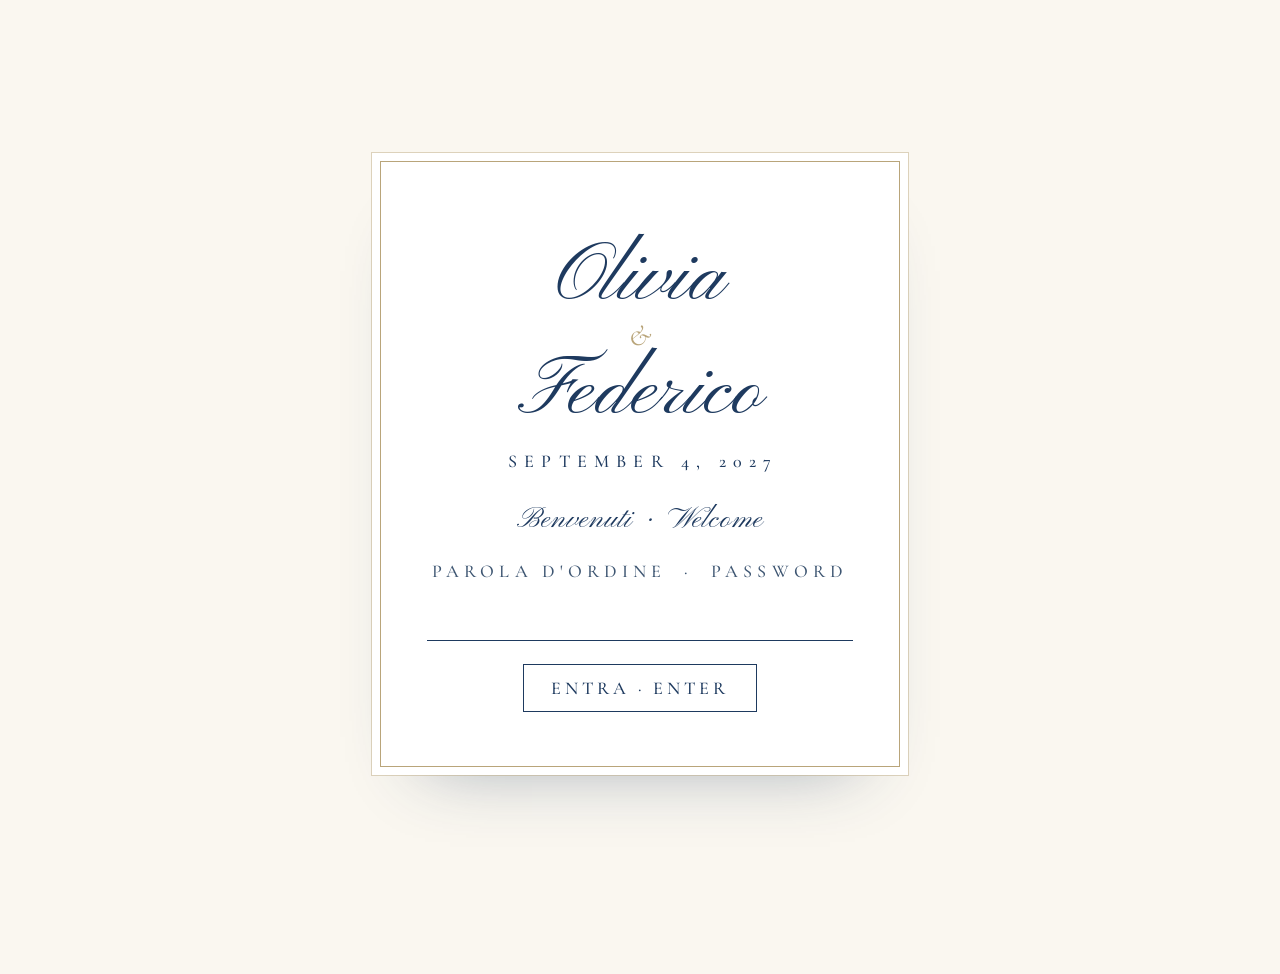
<file: index.html>
<!DOCTYPE html>
<html xmlns="http://www.w3.org/1999/xhtml" lang="en" xml:lang="en"><head>

<meta charset="utf-8">
<meta name="generator" content="quarto-1.6.40">

<meta name="viewport" content="width=device-width, initial-scale=1.0, user-scalable=yes">


<title>Olivia &amp; Federico · September 4, 2027</title>
<style>
code{white-space: pre-wrap;}
span.smallcaps{font-variant: small-caps;}
div.columns{display: flex; gap: min(4vw, 1.5em);}
div.column{flex: auto; overflow-x: auto;}
div.hanging-indent{margin-left: 1.5em; text-indent: -1.5em;}
ul.task-list{list-style: none;}
ul.task-list li input[type="checkbox"] {
  width: 0.8em;
  margin: 0 0.8em 0.2em -1em; /* quarto-specific, see https://github.com/quarto-dev/quarto-cli/issues/4556 */ 
  vertical-align: middle;
}
</style>


<script src="site_libs/quarto-nav/quarto-nav.js"></script>
<link href="./images/plane.svg" rel="icon" type="image/svg+xml">
<script src="site_libs/clipboard/clipboard.min.js"></script>
<script src="site_libs/quarto-html/quarto.js"></script>
<script src="site_libs/quarto-html/popper.min.js"></script>
<script src="site_libs/quarto-html/tippy.umd.min.js"></script>
<link href="site_libs/quarto-html/tippy.css" rel="stylesheet">
<link href="site_libs/quarto-html/quarto-syntax-highlighting-549806ee2085284f45b00abea8c6df48.css" rel="stylesheet" id="quarto-text-highlighting-styles">
<script src="site_libs/bootstrap/bootstrap.min.js"></script>
<link href="site_libs/bootstrap/bootstrap-icons.css" rel="stylesheet">
<link href="site_libs/bootstrap/bootstrap-ee5cda136cd0806964773a102e6d880b.min.css" rel="stylesheet" append-hash="true" id="quarto-bootstrap" data-mode="light">
<link rel="stylesheet" href="assets/classic.css">
<script id="quarto-search-options" type="application/json">{
  "language": {
    "search-no-results-text": "No results",
    "search-matching-documents-text": "matching documents",
    "search-copy-link-title": "Copy link to search",
    "search-hide-matches-text": "Hide additional matches",
    "search-more-match-text": "more match in this document",
    "search-more-matches-text": "more matches in this document",
    "search-clear-button-title": "Clear",
    "search-text-placeholder": "",
    "search-detached-cancel-button-title": "Cancel",
    "search-submit-button-title": "Submit",
    "search-label": "Search"
  }
}</script>
<style>html{ scroll-behavior: smooth; }</style>


</head>

<body class="page-gate">

<div id="quarto-search-results"></div>
<!-- content -->
<div id="quarto-content" class="quarto-container page-columns page-rows-contents page-layout-full">
<!-- sidebar -->
<!-- margin-sidebar -->
    
<!-- main -->
<main class="content column-page" id="quarto-document-content">

<header id="title-block-header" class="quarto-title-block default">
<div class="quarto-title">
<h1 class="title">Olivia &amp; Federico</h1>
</div>



<div class="quarto-title-meta column-page">

    
  
    
  </div>
  


</header>


<div class="gate">
  <div class="gate-card">
    <div class="names-script gate-script" role="img" aria-label="Olivia &amp; Federico"><span>Olivia</span><span class="amp">&amp;</span><span>Federico</span></div>
    <div class="gate-date">SEPTEMBER 4, 2027</div>

    <!-- STEP 1 · password -->
    <section class="step" id="step-pw">
      <p class="gate-lead">Benvenuti &nbsp;·&nbsp; Welcome</p>
      <form id="form-pw" autocomplete="off">
        <label for="pw" class="gate-label">PAROLA D'ORDINE &nbsp;·&nbsp; PASSWORD</label>
        <input id="pw" type="password" class="gate-input" autofocus>
        <p id="pw-err" class="gate-err" hidden>Non è quella giusta… riprovate! &nbsp;·&nbsp; Not quite… try again!</p>
        <button type="submit" class="btn-ink">ENTRA · ENTER</button>
      </form>
    </section>

    <!-- STEP 2 · language -->
    <section class="step" id="step-lang">
      <p class="gate-lead">Scegliete la lingua<br>Choose your language</p>
      <div class="lang-choice">
        <button type="button" data-lang="it"><img src="images/flag-it.svg" alt=""><span>Italiano</span></button>
        <button type="button" data-lang="en"><img src="images/flag-us.svg" alt=""><span>English</span></button>
      </div>
    </section>

    <!-- STEP 3 · who are you -->
    <section class="step" id="step-name">
      <form id="form-name" autocomplete="on">
        <label for="name" class="gate-label" data-t="name"></label>
        <input id="name" type="text" class="gate-input" data-ph="namePh" autocomplete="name">
        <p id="name-err" class="gate-err" hidden data-t="err"></p>
        <button type="submit" class="btn-ink" data-t="next"></button>
      </form>
    </section>

    <!-- STEP 4 · the fun question -->
    <section class="step" id="step-q">
      <p class="gate-hello" id="q-hello"></p>
      <form id="form-q">
        <label for="answer" class="gate-label" data-t="q"></label>
        <p class="gate-question" id="q-text"></p>
        <textarea id="answer" class="gate-input" rows="3" data-ph="ansPh"></textarea>
        <button type="submit" class="btn-ink" data-t="answerBtn"></button>
        <p><a href="#" id="skip" class="gate-skip" data-t="skip"></a></p>
      </form>
      <div id="q-result" hidden>
        <p class="gate-reply" id="q-reply"></p>
        <p class="gate-right" id="q-right" hidden></p>
        <button type="button" class="btn-ink" id="go" data-t="enter"></button>
      </div>
    </section>
  </div>
</div>



</main> <!-- /main -->
<script id="quarto-html-after-body" type="application/javascript">
window.document.addEventListener("DOMContentLoaded", function (event) {
  const toggleBodyColorMode = (bsSheetEl) => {
    const mode = bsSheetEl.getAttribute("data-mode");
    const bodyEl = window.document.querySelector("body");
    if (mode === "dark") {
      bodyEl.classList.add("quarto-dark");
      bodyEl.classList.remove("quarto-light");
    } else {
      bodyEl.classList.add("quarto-light");
      bodyEl.classList.remove("quarto-dark");
    }
  }
  const toggleBodyColorPrimary = () => {
    const bsSheetEl = window.document.querySelector("link#quarto-bootstrap");
    if (bsSheetEl) {
      toggleBodyColorMode(bsSheetEl);
    }
  }
  toggleBodyColorPrimary();  
  const isCodeAnnotation = (el) => {
    for (const clz of el.classList) {
      if (clz.startsWith('code-annotation-')) {                     
        return true;
      }
    }
    return false;
  }
  const onCopySuccess = function(e) {
    // button target
    const button = e.trigger;
    // don't keep focus
    button.blur();
    // flash "checked"
    button.classList.add('code-copy-button-checked');
    var currentTitle = button.getAttribute("title");
    button.setAttribute("title", "Copied!");
    let tooltip;
    if (window.bootstrap) {
      button.setAttribute("data-bs-toggle", "tooltip");
      button.setAttribute("data-bs-placement", "left");
      button.setAttribute("data-bs-title", "Copied!");
      tooltip = new bootstrap.Tooltip(button, 
        { trigger: "manual", 
          customClass: "code-copy-button-tooltip",
          offset: [0, -8]});
      tooltip.show();    
    }
    setTimeout(function() {
      if (tooltip) {
        tooltip.hide();
        button.removeAttribute("data-bs-title");
        button.removeAttribute("data-bs-toggle");
        button.removeAttribute("data-bs-placement");
      }
      button.setAttribute("title", currentTitle);
      button.classList.remove('code-copy-button-checked');
    }, 1000);
    // clear code selection
    e.clearSelection();
  }
  const getTextToCopy = function(trigger) {
      const codeEl = trigger.previousElementSibling.cloneNode(true);
      for (const childEl of codeEl.children) {
        if (isCodeAnnotation(childEl)) {
          childEl.remove();
        }
      }
      return codeEl.innerText;
  }
  const clipboard = new window.ClipboardJS('.code-copy-button:not([data-in-quarto-modal])', {
    text: getTextToCopy
  });
  clipboard.on('success', onCopySuccess);
  if (window.document.getElementById('quarto-embedded-source-code-modal')) {
    const clipboardModal = new window.ClipboardJS('.code-copy-button[data-in-quarto-modal]', {
      text: getTextToCopy,
      container: window.document.getElementById('quarto-embedded-source-code-modal')
    });
    clipboardModal.on('success', onCopySuccess);
  }
    var localhostRegex = new RegExp(/^(?:http|https):\/\/localhost\:?[0-9]*\//);
    var mailtoRegex = new RegExp(/^mailto:/);
      var filterRegex = new RegExp('/' + window.location.host + '/');
    var isInternal = (href) => {
        return filterRegex.test(href) || localhostRegex.test(href) || mailtoRegex.test(href);
    }
    // Inspect non-navigation links and adorn them if external
 	var links = window.document.querySelectorAll('a[href]:not(.nav-link):not(.navbar-brand):not(.toc-action):not(.sidebar-link):not(.sidebar-item-toggle):not(.pagination-link):not(.no-external):not([aria-hidden]):not(.dropdown-item):not(.quarto-navigation-tool):not(.about-link)');
    for (var i=0; i<links.length; i++) {
      const link = links[i];
      if (!isInternal(link.href)) {
        // undo the damage that might have been done by quarto-nav.js in the case of
        // links that we want to consider external
        if (link.dataset.originalHref !== undefined) {
          link.href = link.dataset.originalHref;
        }
      }
    }
  function tippyHover(el, contentFn, onTriggerFn, onUntriggerFn) {
    const config = {
      allowHTML: true,
      maxWidth: 500,
      delay: 100,
      arrow: false,
      appendTo: function(el) {
          return el.parentElement;
      },
      interactive: true,
      interactiveBorder: 10,
      theme: 'quarto',
      placement: 'bottom-start',
    };
    if (contentFn) {
      config.content = contentFn;
    }
    if (onTriggerFn) {
      config.onTrigger = onTriggerFn;
    }
    if (onUntriggerFn) {
      config.onUntrigger = onUntriggerFn;
    }
    window.tippy(el, config); 
  }
  const noterefs = window.document.querySelectorAll('a[role="doc-noteref"]');
  for (var i=0; i<noterefs.length; i++) {
    const ref = noterefs[i];
    tippyHover(ref, function() {
      // use id or data attribute instead here
      let href = ref.getAttribute('data-footnote-href') || ref.getAttribute('href');
      try { href = new URL(href).hash; } catch {}
      const id = href.replace(/^#\/?/, "");
      const note = window.document.getElementById(id);
      if (note) {
        return note.innerHTML;
      } else {
        return "";
      }
    });
  }
  const xrefs = window.document.querySelectorAll('a.quarto-xref');
  const processXRef = (id, note) => {
    // Strip column container classes
    const stripColumnClz = (el) => {
      el.classList.remove("page-full", "page-columns");
      if (el.children) {
        for (const child of el.children) {
          stripColumnClz(child);
        }
      }
    }
    stripColumnClz(note)
    if (id === null || id.startsWith('sec-')) {
      // Special case sections, only their first couple elements
      const container = document.createElement("div");
      if (note.children && note.children.length > 2) {
        container.appendChild(note.children[0].cloneNode(true));
        for (let i = 1; i < note.children.length; i++) {
          const child = note.children[i];
          if (child.tagName === "P" && child.innerText === "") {
            continue;
          } else {
            container.appendChild(child.cloneNode(true));
            break;
          }
        }
        if (window.Quarto?.typesetMath) {
          window.Quarto.typesetMath(container);
        }
        return container.innerHTML
      } else {
        if (window.Quarto?.typesetMath) {
          window.Quarto.typesetMath(note);
        }
        return note.innerHTML;
      }
    } else {
      // Remove any anchor links if they are present
      const anchorLink = note.querySelector('a.anchorjs-link');
      if (anchorLink) {
        anchorLink.remove();
      }
      if (window.Quarto?.typesetMath) {
        window.Quarto.typesetMath(note);
      }
      if (note.classList.contains("callout")) {
        return note.outerHTML;
      } else {
        return note.innerHTML;
      }
    }
  }
  for (var i=0; i<xrefs.length; i++) {
    const xref = xrefs[i];
    tippyHover(xref, undefined, function(instance) {
      instance.disable();
      let url = xref.getAttribute('href');
      let hash = undefined; 
      if (url.startsWith('#')) {
        hash = url;
      } else {
        try { hash = new URL(url).hash; } catch {}
      }
      if (hash) {
        const id = hash.replace(/^#\/?/, "");
        const note = window.document.getElementById(id);
        if (note !== null) {
          try {
            const html = processXRef(id, note.cloneNode(true));
            instance.setContent(html);
          } finally {
            instance.enable();
            instance.show();
          }
        } else {
          // See if we can fetch this
          fetch(url.split('#')[0])
          .then(res => res.text())
          .then(html => {
            const parser = new DOMParser();
            const htmlDoc = parser.parseFromString(html, "text/html");
            const note = htmlDoc.getElementById(id);
            if (note !== null) {
              const html = processXRef(id, note);
              instance.setContent(html);
            } 
          }).finally(() => {
            instance.enable();
            instance.show();
          });
        }
      } else {
        // See if we can fetch a full url (with no hash to target)
        // This is a special case and we should probably do some content thinning / targeting
        fetch(url)
        .then(res => res.text())
        .then(html => {
          const parser = new DOMParser();
          const htmlDoc = parser.parseFromString(html, "text/html");
          const note = htmlDoc.querySelector('main.content');
          if (note !== null) {
            // This should only happen for chapter cross references
            // (since there is no id in the URL)
            // remove the first header
            if (note.children.length > 0 && note.children[0].tagName === "HEADER") {
              note.children[0].remove();
            }
            const html = processXRef(null, note);
            instance.setContent(html);
          } 
        }).finally(() => {
          instance.enable();
          instance.show();
        });
      }
    }, function(instance) {
    });
  }
      let selectedAnnoteEl;
      const selectorForAnnotation = ( cell, annotation) => {
        let cellAttr = 'data-code-cell="' + cell + '"';
        let lineAttr = 'data-code-annotation="' +  annotation + '"';
        const selector = 'span[' + cellAttr + '][' + lineAttr + ']';
        return selector;
      }
      const selectCodeLines = (annoteEl) => {
        const doc = window.document;
        const targetCell = annoteEl.getAttribute("data-target-cell");
        const targetAnnotation = annoteEl.getAttribute("data-target-annotation");
        const annoteSpan = window.document.querySelector(selectorForAnnotation(targetCell, targetAnnotation));
        const lines = annoteSpan.getAttribute("data-code-lines").split(",");
        const lineIds = lines.map((line) => {
          return targetCell + "-" + line;
        })
        let top = null;
        let height = null;
        let parent = null;
        if (lineIds.length > 0) {
            //compute the position of the single el (top and bottom and make a div)
            const el = window.document.getElementById(lineIds[0]);
            top = el.offsetTop;
            height = el.offsetHeight;
            parent = el.parentElement.parentElement;
          if (lineIds.length > 1) {
            const lastEl = window.document.getElementById(lineIds[lineIds.length - 1]);
            const bottom = lastEl.offsetTop + lastEl.offsetHeight;
            height = bottom - top;
          }
          if (top !== null && height !== null && parent !== null) {
            // cook up a div (if necessary) and position it 
            let div = window.document.getElementById("code-annotation-line-highlight");
            if (div === null) {
              div = window.document.createElement("div");
              div.setAttribute("id", "code-annotation-line-highlight");
              div.style.position = 'absolute';
              parent.appendChild(div);
            }
            div.style.top = top - 2 + "px";
            div.style.height = height + 4 + "px";
            div.style.left = 0;
            let gutterDiv = window.document.getElementById("code-annotation-line-highlight-gutter");
            if (gutterDiv === null) {
              gutterDiv = window.document.createElement("div");
              gutterDiv.setAttribute("id", "code-annotation-line-highlight-gutter");
              gutterDiv.style.position = 'absolute';
              const codeCell = window.document.getElementById(targetCell);
              const gutter = codeCell.querySelector('.code-annotation-gutter');
              gutter.appendChild(gutterDiv);
            }
            gutterDiv.style.top = top - 2 + "px";
            gutterDiv.style.height = height + 4 + "px";
          }
          selectedAnnoteEl = annoteEl;
        }
      };
      const unselectCodeLines = () => {
        const elementsIds = ["code-annotation-line-highlight", "code-annotation-line-highlight-gutter"];
        elementsIds.forEach((elId) => {
          const div = window.document.getElementById(elId);
          if (div) {
            div.remove();
          }
        });
        selectedAnnoteEl = undefined;
      };
        // Handle positioning of the toggle
    window.addEventListener(
      "resize",
      throttle(() => {
        elRect = undefined;
        if (selectedAnnoteEl) {
          selectCodeLines(selectedAnnoteEl);
        }
      }, 10)
    );
    function throttle(fn, ms) {
    let throttle = false;
    let timer;
      return (...args) => {
        if(!throttle) { // first call gets through
            fn.apply(this, args);
            throttle = true;
        } else { // all the others get throttled
            if(timer) clearTimeout(timer); // cancel #2
            timer = setTimeout(() => {
              fn.apply(this, args);
              timer = throttle = false;
            }, ms);
        }
      };
    }
      // Attach click handler to the DT
      const annoteDls = window.document.querySelectorAll('dt[data-target-cell]');
      for (const annoteDlNode of annoteDls) {
        annoteDlNode.addEventListener('click', (event) => {
          const clickedEl = event.target;
          if (clickedEl !== selectedAnnoteEl) {
            unselectCodeLines();
            const activeEl = window.document.querySelector('dt[data-target-cell].code-annotation-active');
            if (activeEl) {
              activeEl.classList.remove('code-annotation-active');
            }
            selectCodeLines(clickedEl);
            clickedEl.classList.add('code-annotation-active');
          } else {
            // Unselect the line
            unselectCodeLines();
            clickedEl.classList.remove('code-annotation-active');
          }
        });
      }
  const findCites = (el) => {
    const parentEl = el.parentElement;
    if (parentEl) {
      const cites = parentEl.dataset.cites;
      if (cites) {
        return {
          el,
          cites: cites.split(' ')
        };
      } else {
        return findCites(el.parentElement)
      }
    } else {
      return undefined;
    }
  };
  var bibliorefs = window.document.querySelectorAll('a[role="doc-biblioref"]');
  for (var i=0; i<bibliorefs.length; i++) {
    const ref = bibliorefs[i];
    const citeInfo = findCites(ref);
    if (citeInfo) {
      tippyHover(citeInfo.el, function() {
        var popup = window.document.createElement('div');
        citeInfo.cites.forEach(function(cite) {
          var citeDiv = window.document.createElement('div');
          citeDiv.classList.add('hanging-indent');
          citeDiv.classList.add('csl-entry');
          var biblioDiv = window.document.getElementById('ref-' + cite);
          if (biblioDiv) {
            citeDiv.innerHTML = biblioDiv.innerHTML;
          }
          popup.appendChild(citeDiv);
        });
        return popup.innerHTML;
      });
    }
  }
});
</script>
</div> <!-- /content -->
<footer class="footer">
  <div class="nav-footer">
    <div class="nav-footer-left">
      &nbsp;
    </div>   
    <div class="nav-footer-center">
<p>Olivia &amp; Federico · September 4, 2027</p>
</div>
    <div class="nav-footer-right">
      &nbsp;
    </div>
  </div>
</footer>
<script src="assets/guests.js"></script>
<script src="assets/guests-data.js"></script>
<script src="assets/site.js"></script>




<script src="site_libs/quarto-html/zenscroll-min.js"></script>
</body></html>
</file>
<file: site_libs/quarto-html/tippy.css>
.tippy-box[data-animation=fade][data-state=hidden]{opacity:0}[data-tippy-root]{max-width:calc(100vw - 10px)}.tippy-box{position:relative;background-color:#333;color:#fff;border-radius:4px;font-size:14px;line-height:1.4;white-space:normal;outline:0;transition-property:transform,visibility,opacity}.tippy-box[data-placement^=top]>.tippy-arrow{bottom:0}.tippy-box[data-placement^=top]>.tippy-arrow:before{bottom:-7px;left:0;border-width:8px 8px 0;border-top-color:initial;transform-origin:center top}.tippy-box[data-placement^=bottom]>.tippy-arrow{top:0}.tippy-box[data-placement^=bottom]>.tippy-arrow:before{top:-7px;left:0;border-width:0 8px 8px;border-bottom-color:initial;transform-origin:center bottom}.tippy-box[data-placement^=left]>.tippy-arrow{right:0}.tippy-box[data-placement^=left]>.tippy-arrow:before{border-width:8px 0 8px 8px;border-left-color:initial;right:-7px;transform-origin:center left}.tippy-box[data-placement^=right]>.tippy-arrow{left:0}.tippy-box[data-placement^=right]>.tippy-arrow:before{left:-7px;border-width:8px 8px 8px 0;border-right-color:initial;transform-origin:center right}.tippy-box[data-inertia][data-state=visible]{transition-timing-function:cubic-bezier(.54,1.5,.38,1.11)}.tippy-arrow{width:16px;height:16px;color:#333}.tippy-arrow:before{content:"";position:absolute;border-color:transparent;border-style:solid}.tippy-content{position:relative;padding:5px 9px;z-index:1}
</file>
<file: site_libs/quarto-html/quarto-syntax-highlighting-549806ee2085284f45b00abea8c6df48.css>
/* quarto syntax highlight colors */
:root {
  --quarto-hl-ot-color: #003B4F;
  --quarto-hl-at-color: #657422;
  --quarto-hl-ss-color: #20794D;
  --quarto-hl-an-color: #5E5E5E;
  --quarto-hl-fu-color: #4758AB;
  --quarto-hl-st-color: #20794D;
  --quarto-hl-cf-color: #003B4F;
  --quarto-hl-op-color: #5E5E5E;
  --quarto-hl-er-color: #AD0000;
  --quarto-hl-bn-color: #AD0000;
  --quarto-hl-al-color: #AD0000;
  --quarto-hl-va-color: #111111;
  --quarto-hl-bu-color: inherit;
  --quarto-hl-ex-color: inherit;
  --quarto-hl-pp-color: #AD0000;
  --quarto-hl-in-color: #5E5E5E;
  --quarto-hl-vs-color: #20794D;
  --quarto-hl-wa-color: #5E5E5E;
  --quarto-hl-do-color: #5E5E5E;
  --quarto-hl-im-color: #00769E;
  --quarto-hl-ch-color: #20794D;
  --quarto-hl-dt-color: #AD0000;
  --quarto-hl-fl-color: #AD0000;
  --quarto-hl-co-color: #5E5E5E;
  --quarto-hl-cv-color: #5E5E5E;
  --quarto-hl-cn-color: #8f5902;
  --quarto-hl-sc-color: #5E5E5E;
  --quarto-hl-dv-color: #AD0000;
  --quarto-hl-kw-color: #003B4F;
}

/* other quarto variables */
:root {
  --quarto-font-monospace: SFMono-Regular, Menlo, Monaco, Consolas, "Liberation Mono", "Courier New", monospace;
}

pre > code.sourceCode > span {
  color: #003B4F;
}

code span {
  color: #003B4F;
}

code.sourceCode > span {
  color: #003B4F;
}

div.sourceCode,
div.sourceCode pre.sourceCode {
  color: #003B4F;
}

code span.ot {
  color: #003B4F;
  font-style: inherit;
}

code span.at {
  color: #657422;
  font-style: inherit;
}

code span.ss {
  color: #20794D;
  font-style: inherit;
}

code span.an {
  color: #5E5E5E;
  font-style: inherit;
}

code span.fu {
  color: #4758AB;
  font-style: inherit;
}

code span.st {
  color: #20794D;
  font-style: inherit;
}

code span.cf {
  color: #003B4F;
  font-weight: bold;
  font-style: inherit;
}

code span.op {
  color: #5E5E5E;
  font-style: inherit;
}

code span.er {
  color: #AD0000;
  font-style: inherit;
}

code span.bn {
  color: #AD0000;
  font-style: inherit;
}

code span.al {
  color: #AD0000;
  font-style: inherit;
}

code span.va {
  color: #111111;
  font-style: inherit;
}

code span.bu {
  font-style: inherit;
}

code span.ex {
  font-style: inherit;
}

code span.pp {
  color: #AD0000;
  font-style: inherit;
}

code span.in {
  color: #5E5E5E;
  font-style: inherit;
}

code span.vs {
  color: #20794D;
  font-style: inherit;
}

code span.wa {
  color: #5E5E5E;
  font-style: italic;
}

code span.do {
  color: #5E5E5E;
  font-style: italic;
}

code span.im {
  color: #00769E;
  font-style: inherit;
}

code span.ch {
  color: #20794D;
  font-style: inherit;
}

code span.dt {
  color: #AD0000;
  font-style: inherit;
}

code span.fl {
  color: #AD0000;
  font-style: inherit;
}

code span.co {
  color: #5E5E5E;
  font-style: inherit;
}

code span.cv {
  color: #5E5E5E;
  font-style: italic;
}

code span.cn {
  color: #8f5902;
  font-style: inherit;
}

code span.sc {
  color: #5E5E5E;
  font-style: inherit;
}

code span.dv {
  color: #AD0000;
  font-style: inherit;
}

code span.kw {
  color: #003B4F;
  font-weight: bold;
  font-style: inherit;
}

.prevent-inlining {
  content: "</";
}

/*# sourceMappingURL=ae99138f4fbc2fb4c9f5e5cd69c22459.css.map */
</file>
<file: assets/classic.css>
/* =====================================================================
   Classic invitation theme
   Ivory paper, navy ink, fine gold hairlines; Cormorant Garamond for
   Pinyon Script (copperplate) for titles, Cormorant Garamond for capitals, labels and text. Three text sizes only: --t-lg, --t-md, --t-sm.
   Loaded after styles.scss on every page (_quarto.yml → css), so it
   overrides the original illustrated look. Change the palette here.
   ===================================================================== */
@import url('https://fonts.googleapis.com/css2?family=Cormorant+Garamond:ital,wght@0,300;0,400;0,500;1,300;1,400&family=Pinyon+Script&family=Parisienne&display=swap');

:root {
  --paper: #FAF7F0;      /* ivory card stock */
  --paper-2: #F3EEE4;    /* a shade deeper, for alternate sections */
  --ink: #1E3A5F;        /* navy ink */
  --ink-soft: #3E5672;
  --text: #2B3A4A;
  --gold: #B9A57A;       /* hairlines and ornaments */
  --gold-soft: rgba(185, 165, 122, .45);
  --script: "Pinyon Script", "Parisienne", cursive;   /* ✎ the calligraphy (copperplate) */
  --caps: "Cormorant Garamond", Georgia, serif;      /* ✎ the capitals, labels and text */
}

body, .quarto-container, main.content { background: var(--paper) !important; color: var(--text); }
body { font-family: "EB Garamond", Georgia, serif; }

/* ---------- no cartoon bits ---------- */
.runners, .runners--couple, .story-runner, .paws, .wave-divider,
.gate-bg, .gate-ill, .gate-video, .explore-banner { display: none !important; }
.topnav::after, .navbar::after, .nav-footer::before { display: none !important; background: none !important; }
.wash-sky::before, .wash-sand::before { background: var(--paper-2) !important; }
.wash-sky::before, .wash-sand::before { border-top: 1px solid var(--gold-soft); border-bottom: 1px solid var(--gold-soft); }

/* ---------- menu ---------- */
.topnav {
  background: rgba(250, 247, 240, .97) !important; backdrop-filter: none;
  border-bottom: 1px solid var(--gold-soft);
  font-family: var(--caps); letter-spacing: .14em; text-transform: uppercase; font-size: .86rem; font-weight: 500;
}
.topnav a { color: var(--ink) !important; }
.topnav .brand { font-family: var(--script); text-transform: none; letter-spacing: 0; font-size: 1.9rem; font-weight: 400; }
.topnav .links a.current { border-bottom: 1px solid var(--gold); }
.topnav .rsvp-link { border: 1px solid var(--ink); border-radius: 0; padding: .15rem .9rem; }
.topnav .rsvp-link:hover, .topnav .rsvp-link.current { background: var(--ink); color: var(--paper) !important; }
.topnav .lang-switch { border: 1px solid var(--gold-soft); border-radius: 0; }
.topnav .burger span { background: var(--ink); }

/* ---------- headings and sections ---------- */
.sala > h2, .sala h2 {
  font-family: var(--caps) !important; font-weight: 300; font-style: normal;
  font-size: clamp(2.3rem, 5vw, 3.3rem); letter-spacing: .02em; color: var(--ink); line-height: 1.15;
  margin: .2rem 0 1.6rem;
}
.sala > h2::after, .sala h2::after, .ornament {
  content: ""; display: block; width: 140px; height: 12px; margin: .9rem auto 0;
  background: url("data:image/svg+xml,%3Csvg xmlns='http://www.w3.org/2000/svg' viewBox='0 0 140 12'%3E%3Cpath d='M0 6H58M82 6H140' stroke='%23B9A57A' stroke-width='1'/%3E%3Cpath d='M70 1L75 6L70 11L65 6Z' fill='none' stroke='%23B9A57A' stroke-width='1'/%3E%3Ccircle cx='61' cy='6' r='1' fill='%23B9A57A'/%3E%3Ccircle cx='79' cy='6' r='1' fill='%23B9A57A'/%3E%3C/svg%3E") center / contain no-repeat;
}
.sala-label, .esp-kicker {
  font-family: var(--caps); text-transform: uppercase; letter-spacing: .32em;
  font-size: .8rem; font-weight: 500; color: var(--gold) !important; filter: none;
}
.lead-text { color: var(--ink-soft); font-size: 1.12rem; }
h3 { font-family: var(--caps); }

/* ---------- buttons ---------- */
.btn-ink {
  font-family: var(--caps); text-transform: uppercase; letter-spacing: .2em; font-weight: 500; font-size: .85rem;
  border: 1px solid var(--ink); border-radius: 0; color: var(--ink); padding: .5rem 1.4rem; background: transparent;
}
.btn-ink:hover, .btn-ink.btn-solid, .rsvp-send { background: var(--ink); color: var(--paper); border-color: var(--ink); }
.btn-ink.btn-solid:hover, .rsvp-send:hover { background: transparent; color: var(--ink); }

/* ---------- home: the invitation ---------- */
.hero { padding: 4.5rem 1rem 0; }
.hero .invitation {
  max-width: 640px; margin: 0 auto; padding: 3.2rem 2rem 2.8rem; background: #fff;
  border: 1px solid var(--gold); outline: 1px solid var(--gold-soft); outline-offset: 7px;
  box-shadow: 0 30px 60px -40px rgba(30, 58, 95, .35);
}
.hero .hello { font-family: var(--caps); font-style: italic; font-size: 1.35rem; color: var(--ink-soft); }
.hero .invite-line, .hero .date, .hero .place {
  font-family: var(--caps); text-transform: uppercase; color: var(--ink); background: none; font-weight: 500;
}
.hero .invite-line { letter-spacing: .3em; font-size: .9rem; line-height: 1.9; }
.hero .names { width: min(460px, 80vw); margin: 1rem auto .2rem; }
.hero .date { display: block; letter-spacing: .32em; font-size: 1.15rem; margin: .4rem 0 .5rem; padding: 0; }
.hero .place { letter-spacing: .28em; font-size: .82rem; color: var(--ink-soft); }
.hero .countdown { margin-top: 2rem; gap: clamp(1.4rem, 5vw, 3rem); }
.countdown .num { font-family: var(--caps); font-weight: 300; font-size: 2.6rem; color: var(--ink); }
.countdown .lbl { font-family: var(--caps); letter-spacing: .25em; font-size: .7rem; color: var(--gold); opacity: 1; }
.hero-rsvp { margin-top: 2rem; }
.hero-rsvp .by { font-family: var(--caps); color: var(--ink-soft); }
.hero-photo { margin: 4rem calc(50% - 50vw) 0; height: min(62vh, 640px); overflow: hidden; position: relative; }
.hero-photo img { width: 100%; height: 100%; object-fit: cover; display: block; }
.hero-photo figcaption {
  position: absolute; left: 0; right: 0; bottom: 1.4rem; text-align: center; color: #fff;
  font-family: var(--caps); text-transform: uppercase; letter-spacing: .32em; font-size: .8rem;
  text-shadow: 0 1px 8px rgba(0,0,0,.35);
}

/* ---------- the day ---------- */
.event + .event { border-left-color: var(--gold-soft) !important; }
.events.three .event + .event { border-top-color: var(--gold-soft) !important; }
.event h3, .info-card h3 { font-family: var(--caps) !important; font-weight: 500; color: var(--ink); }
.event .time { font-family: var(--caps); color: var(--gold); letter-spacing: .2em; font-weight: 500; }
.event img.icon { opacity: .85; }
.eve-note { color: var(--ink-soft); }

/* ---------- cards: straight photo mounts ---------- */
a.hall .canvas, .frame .canvas, .story-canvas {
  transform: none !important; border: 0; outline: 1px solid var(--gold-soft); outline-offset: 6px;
  background: #fff; padding: 10px; box-shadow: 0 22px 40px -30px rgba(30, 58, 95, .5);
}
a.hall .canvas { aspect-ratio: 4 / 5; }
a.hall:hover .canvas { transform: translateY(-3px) !important; }
a.hall .placard { background: none; border: 0; }
a.hall .placard .t { font-family: var(--caps); font-size: 1.7rem; font-weight: 400; color: var(--ink); }
a.hall .placard .s { color: var(--ink-soft); }
.placard { border-color: var(--gold-soft); }
.placard .m { font-family: var(--caps); color: var(--gold); text-transform: uppercase; letter-spacing: .25em; }

/* ---------- info cards, schedule, todo notes ---------- */
.info-card { border: 1px solid var(--gold-soft); border-radius: 0; background: #fff; }
.info-card h3 { letter-spacing: .22em; font-size: 1.1rem; text-transform: uppercase; }
.info-card .hotels a { font-family: var(--caps); color: var(--ink); }
.info-card .hotels li { border-bottom-color: var(--gold-soft); }
.programma h3 { font-family: var(--caps); font-style: italic; font-weight: 400; color: var(--ink); font-size: 1.8rem; }
.programma ul, .programma li { border-color: var(--gold-soft); }
.programma .pt { font-family: var(--caps); color: var(--gold); font-weight: 500; }
.programma .pw strong { font-family: var(--caps); text-transform: uppercase; letter-spacing: .16em; font-size: .95rem; }
.todo { border: 1px dashed var(--gold); border-radius: 0; color: var(--ink-soft); }

/* ---------- contacts / footer ---------- */
.contacts .who { font-family: var(--caps); font-style: italic; font-size: 2rem; color: var(--ink); }
.signoff { font-family: var(--script); color: var(--ink); font-size: 3.2rem; }
.nav-footer { border-top: 1px solid var(--gold-soft) !important; background: var(--paper);
  font-family: var(--caps); text-transform: uppercase; letter-spacing: .3em; color: var(--ink); font-size: .8rem; }

/* ---------- entry page: an invitation card on ivory ---------- */
.gate { background: var(--paper); padding-bottom: 2rem !important; }
.gate-card {
  background: #fff !important; border: 1px solid var(--gold) !important; border-radius: 0 !important;
  box-shadow: 0 0 0 8px #fff, 0 0 0 9px var(--gold-soft), 0 40px 70px -45px rgba(30, 58, 95, .45) !important;
  padding: 3rem 2.4rem 2.6rem !important;
}
.gate-date { background: none !important; font-family: var(--caps); color: var(--ink); letter-spacing: .4em; font-weight: 500; }
.gate-lead, .gate-hello { font-family: var(--caps) !important; font-style: italic; color: var(--ink) !important; font-size: 1.7rem !important; }
.gate-label { font-family: var(--caps); text-transform: uppercase; letter-spacing: .28em; font-size: .8rem; color: var(--ink-soft); }
.gate-input { border: 0 !important; border-bottom: 1px solid var(--gold) !important; border-radius: 0 !important; background: transparent !important; box-shadow: none !important; }
.gate-input:focus { border-bottom-color: var(--ink) !important; }
textarea.gate-input { border: 1px solid var(--gold-soft) !important; }
.lang-choice button { border: 1px solid var(--gold-soft); border-radius: 0; font-family: var(--caps); text-transform: uppercase; letter-spacing: .2em; color: var(--ink); background: #fff; }
.lang-choice button:hover { border-color: var(--ink); }

/* ---------- RSVP ---------- */
.rsvp-card { border: 1px solid var(--gold) !important; outline-color: var(--gold-soft) !important; border-radius: 0 !important; }
.rsvp-label, .rsvp-summary { font-family: var(--caps); text-transform: uppercase; letter-spacing: .2em; font-size: .85rem; font-weight: 500; color: var(--ink); }
.rsvp-input { border-radius: 0 !important; border-color: var(--gold-soft) !important; background: var(--paper) !important; }
.rsvp-choice span { border-radius: 0 !important; border-color: var(--gold-soft) !important; font-family: var(--caps) !important; font-style: italic; font-size: 1.35rem !important; color: var(--ink) !important; }
.rsvp-choice input:checked + span { background: var(--ink) !important; color: var(--paper) !important; }
.rsvp-done-title { font-family: var(--caps) !important; font-style: italic; color: var(--ink) !important; }
.rsvp-summary { background: none !important; }

/* ---------- our story ---------- */
.story { --st-ink: var(--ink); --st-navy: var(--ink-soft); --st-sky: var(--gold-soft); --st-mist: var(--paper-2); }
.story-date { font-family: var(--caps) !important; font-style: italic; font-weight: 400; }
.story-meta { font-family: var(--caps); border-color: var(--gold-soft); color: var(--gold); text-transform: uppercase; letter-spacing: .2em; }
.story-item { border-left: 1px solid var(--gold-soft) !important; }

/* ---------- fit: menu on laptops, invitation on phones ---------- */
.topnav .links { gap: 1.1rem; }
@media (min-width: 1051px) and (max-width: 1320px) {
  .topnav { font-size: .76rem; letter-spacing: .1em; }
  .topnav .links { gap: .85rem; }
  .topnav .brand { font-size: 1.6rem; }
}
@media (max-width: 1050px) { .topnav .links { background: var(--paper); } }
@media (max-width: 560px) {
  .hero { padding-top: 2.5rem; }
  .hero .invitation { padding: 2.4rem 1.1rem 2.2rem; outline-offset: 5px; }
  .hero .invite-line { letter-spacing: .18em; font-size: .8rem; }
  .hero .date { letter-spacing: .14em; font-size: 1rem; }
  .hero .place { letter-spacing: .14em; font-size: .74rem; }
  .btn-ink { letter-spacing: .14em; }
  .hero-photo { height: 46vh; margin-top: 2.5rem; }
}

/* ---------- our story: straight, light photo mounts (story.css loads later, hence !important) ---------- */
.story-canvas { border: 0 !important; outline: 1px solid var(--gold-soft) !important; outline-offset: 6px !important; padding: 10px !important;
  box-shadow: 0 22px 40px -30px rgba(30, 58, 95, .5) !important; transform: none !important; }
.story-date { color: var(--ink) !important; }
.story-meta { background: #fff !important; }
.hero-rsvp .btn-ink { font-size: .9rem; padding: .6rem 2rem; }
@media (max-width: 560px) { .hero .date { letter-spacing: .1em; font-size: .92rem; } }
.hero-photo img { object-position: 50% 30%; }
.hero-photo { height: auto !important; }
.hero-photo img { height: min(62vh, 640px); }
.hero-photo figcaption { position: static; color: var(--gold); text-shadow: none; padding: .9rem 1rem 0; font-size: .74rem; }
@media (max-width: 560px) { .hero-photo img { height: 42vh; } }
.contacts a { color: var(--ink); text-decoration: none; border-bottom: 1px solid var(--gold-soft); }
.contacts a:hover { border-bottom-color: var(--ink); }

/* =====================================================================
   Formal calligraphy, like a printed ceremony card:
   spaced serif capitals · large flourished script · spaced capitals
   ===================================================================== */
.names-script { font-family: var(--script); color: var(--ink); font-weight: 400; line-height: .95; margin: 1.2rem 0 .4rem; }
.names-script span { display: block; font-size: clamp(3.6rem, 9vw, 5.6rem); }
.names-script .amp { font-size: clamp(2rem, 4.5vw, 2.8rem); line-height: 1; margin: .1rem 0 .25rem; color: var(--gold); }
.gate-script span { font-size: clamp(3rem, 8vw, 4.4rem); }
.gate-script .amp { font-size: 2rem; }
.sala > h2, .sala h2 {
  font-family: var(--script) !important; font-weight: 400; letter-spacing: 0;
  font-size: clamp(3.2rem, 7vw, 4.8rem); line-height: 1.1;
}
.journey-head h2 { font-size: clamp(3rem, 6.5vw, 4.4rem); }
.topnav .brand { font-size: 2.1rem; }
.rsvp-done-title { font-family: var(--script) !important; font-style: normal !important; font-size: 3.4rem !important; }
.hero .hello { font-family: var(--caps); font-style: normal; text-transform: uppercase; letter-spacing: .3em; font-size: .85rem; color: var(--gold); }
.hero .invite-line, .hero .date { color: #1A1F2B; }

/* =====================================================================
   Home: full-screen photo, names in spaced capitals with a script "and"
   ===================================================================== */
.home main.content, .home #quarto-content { max-width: none !important; }
.hero.hero-cover {
  position: relative; min-height: 100vh; min-height: 100svh; padding: 0 !important;
  margin: 0 calc(50% - 50vw); display: flex; align-items: center; justify-content: center; overflow: hidden; color: #fff;
}
.hero-cover .hero-bg { position: absolute; inset: 0; width: 100%; height: 100%; object-fit: cover; object-position: 50% 35%; z-index: 0; }
.hero-cover::after { content: ""; position: absolute; inset: 0; z-index: 1;
  background: linear-gradient(180deg, rgba(18,28,44,.55) 0%, rgba(18,28,44,.38) 40%, rgba(18,28,44,.5) 75%, rgba(18,28,44,.68) 100%); }
.hero-inner { position: relative; z-index: 2; text-align: center; padding: 7rem 1.2rem 4rem; max-width: 1100px; }
.hero-cover .hello { color: #E9DFC8; font-family: var(--caps); text-transform: uppercase; letter-spacing: .32em; font-size: .85rem; font-style: normal; min-height: 1.2em; margin-bottom: 1.2rem; }
.hero-cover .couple {
  font-family: var(--caps); font-weight: 300; color: #fff; margin: 0; line-height: 1.05;
  font-size: clamp(2.6rem, 8.2vw, 6.6rem); letter-spacing: .08em; text-shadow: 0 2px 30px rgba(0,0,0,.25);
}
.hero-cover .couple em { font-family: var(--script); font-style: normal; font-weight: 400; letter-spacing: 0; font-size: .62em; margin: 0 .12em; color: #F1E7D0; position: relative; top: .05em; }
.hero-cover .getting { font-family: var(--caps); text-transform: uppercase; letter-spacing: .38em; font-size: clamp(.8rem, 1.6vw, 1.05rem); margin-top: 2.2rem; font-weight: 500; }
.hero-cover .where { font-family: var(--script); font-size: clamp(2rem, 4.2vw, 3rem); margin-top: 1.6rem; color: #F1E7D0; }
.hero-cover .date { font-family: var(--caps); text-transform: uppercase; letter-spacing: .5em; font-size: clamp(.95rem, 2vw, 1.25rem); margin-top: .8rem; color: #fff !important; background: none; padding: 0; font-weight: 500; }
.hero-cover .countdown { margin-top: 2.6rem; }
.hero-cover .countdown .num { color: #fff; font-size: 2.2rem; }
.hero-cover .countdown .lbl { color: #E9DFC8; }
.hero-cover .hero-rsvp { margin-top: 2rem; }
.hero-cover .hero-btn { border-color: #fff; color: #fff; background: transparent; padding: .6rem 2.2rem; }
.hero-cover .hero-btn:hover { background: #fff; color: var(--ink); }
.hero-cover .hero-rsvp .by { color: #E9DFC8; font-family: var(--caps); font-style: italic; }
.scroll-cue { position: absolute; z-index: 2; bottom: 1.4rem; left: 50%; transform: translateX(-50%); color: #fff; text-decoration: none; font-size: 1.3rem; opacity: .8; animation: cue 2.4s ease-in-out infinite; }
@keyframes cue { 0%, 100% { transform: translate(-50%, 0); } 50% { transform: translate(-50%, 6px); } }
@media (max-width: 560px) {
  .hero-cover .couple span { display: block; }
  .hero-cover .couple em { display: block; font-size: .7em; margin: .15em 0; }
  .hero-cover .date { letter-spacing: .28em; }
  .hero-inner { padding-top: 6rem; }
}

/* the menu floats over the photo on the home page */
.home .topnav { position: fixed; top: 0; left: 0; right: 0; margin: 0 !important; z-index: 60;
  background: transparent !important; border-bottom-color: transparent; transition: background .4s ease, border-color .4s ease; }
.home .topnav a, .home .topnav .brand { color: #fff !important; }
.home .topnav .rsvp-link, .home .topnav .lang-switch { border-color: rgba(255,255,255,.7); }
.home .topnav .links a.current { border-bottom-color: #F1E7D0; }
.home .topnav .burger span { background: #fff; }
.home .topnav.scrolled { background: rgba(250, 247, 240, .97) !important; border-bottom-color: var(--gold-soft); }
.home .topnav.scrolled a, .home .topnav.scrolled .brand { color: var(--ink) !important; }
.home .topnav.scrolled .rsvp-link { border-color: var(--ink); }
.home .topnav.scrolled .lang-switch { border-color: var(--gold-soft); }
.home .topnav.scrolled .burger span { background: var(--ink); }
@media (max-width: 1050px) {
  .home .topnav .links a { color: var(--ink) !important; }
  .home .topnav #menu-toggle:checked ~ .links { background: var(--paper); padding: 1rem; margin-top: .4rem; }
}
.home main.content { margin-top: 0 !important; padding-top: 0 !important; }
.hero-inner { max-width: 1240px; }
.hero-cover .couple { font-size: clamp(2.4rem, 6.2vw, 5.6rem); }
@media (min-width: 561px) { .hero-cover .couple { white-space: nowrap; } }
.hero-cover::after { background: radial-gradient(ellipse 70% 60% at 50% 50%, rgba(18,28,44,.5), rgba(18,28,44,.3) 70%),
  linear-gradient(180deg, rgba(18,28,44,.45), rgba(18,28,44,.15) 35%, rgba(18,28,44,.25) 70%, rgba(18,28,44,.6)); }


/* =====================================================================
   Option E · Parisienne + Playfair Display, and only THREE text sizes:
   large (names, section titles) · medium (script lines, card titles,
   countdown) · small (everything else, text and labels alike)
   ===================================================================== */
:root { --t-lg: clamp(2.7rem, 6.4vw, 5rem); --t-md: clamp(1.35rem, 2.3vw, 1.7rem); --t-sm: .95rem; }
body, p, li, a, span, div, button, input, select, textarea, label, legend, figcaption, small, strong, em { font-size: var(--t-sm); }
h1, h2, h3, h4 { font-size: var(--t-sm); }

/* large */
.hero-cover .couple, .sala > h2, .sala h2, .names-script span, .rsvp-done-title, .signoff { font-size: var(--t-lg) !important; }
.hero-cover .couple span { font-size: inherit !important; }
.hero-cover .couple { font-family: var(--caps); font-weight: 400; letter-spacing: .1em; }
.sala > h2, .sala h2 { line-height: 1.15; }

/* medium */
.hero-cover .couple em, .names-script .amp, .hero-cover .where, .countdown .num, .topnav .brand,
.event h3, .programma h3, a.hall .placard .t, .contacts .who, .story-date, .sight h3, .gate-lead, .gate-hello,
.rsvp-choice span, .gate-reply { font-size: var(--t-md) !important; }
.hero-cover .couple em { margin: 0 .35em; top: 0; }
.hero-cover .where, .programma h3, .contacts .who, .story-date, .gate-lead, .gate-hello, .rsvp-choice span { font-family: var(--script) !important; font-style: normal !important; }
.hero-cover .where { font-size: calc(var(--t-md) * 1.35) !important; }
.event h3 { letter-spacing: .25em; }

/* small: labels, buttons, menu, notes, dates, numbers' labels, footer */
.topnav, .topnav a, .btn-ink, .sala-label, .lead-text, .hero-cover .hello, .hero-cover .getting, .hero-cover .date,
.countdown .lbl, .hero-rsvp .by, .event .time, .event .addr, .event .note, .eve-note, .info-card h3, .info-card p,
.programma .pt, .programma .pw, .programma .pw strong, .todo, .placard .s, a.hall .placard .s, .nav-footer, .nav-footer p,
.gate-date, .gate-label, .rsvp-label, .rsvp-hint, .story-desc, .story-meta, .j-tt, .j-tx, .j-legend, .j-note, .sight p,
.j-extra li a, .j-extra span, .j-more, .j-extra-h, .hero-photo figcaption, .rsvp-summary, .rsvp-input, .lang-choice button span,
.hotels a, .hotels span, .info-card .hotels a, .info-card .hotels span { font-size: var(--t-sm) !important; }
.hero-cover .getting, .hero-cover .date, .sala-label, .btn-ink, .topnav { letter-spacing: .22em; }
.countdown .num { font-family: var(--caps); font-weight: 400; }
/* everything is "small" unless named large or medium above (maps keep their own drawing sizes) */
body *:not(svg):not(svg *) { font-size: var(--t-sm) !important; }
.hero-cover .couple, .hero-cover .couple span, .sala > h2, .sala h2, .names-script span, .rsvp-done-title, .signoff { font-size: var(--t-lg) !important; }
.hero-cover .couple em, .names-script .amp, .hero-cover .where, .countdown .num, .topnav .brand,
.event h3, .programma h3, a.hall .placard .t, .contacts .who, .story-date, .sight h3, .gate-lead, .gate-hello,
.rsvp-choice span, .gate-reply { font-size: var(--t-md) !important; }
.hero-cover .where { font-size: var(--t-md) !important; }

/* =====================================================================
   Menu and footer: kept as before (light Cormorant capitals, their own
   small sizes), outside the three-size rule for the page content.
   ===================================================================== */
.topnav, .topnav a, .topnav .links a, .topnav .lang-switch, .topnav .rsvp-link {
  font-family: "Cormorant Garamond", Georgia, serif !important; font-size: .86rem !important; font-weight: 500;
  letter-spacing: .14em !important; text-transform: uppercase;
}
.topnav .brand { font-family: var(--script) !important; font-size: 2.1rem !important; letter-spacing: 0 !important; text-transform: none; font-weight: 400; }
.topnav .links { gap: 1.1rem; }
.topnav .rsvp-link { padding: .15rem .9rem; }
@media (min-width: 1051px) and (max-width: 1320px) {
  .topnav, .topnav a, .topnav .links a, .topnav .lang-switch, .topnav .rsvp-link { font-size: .76rem !important; letter-spacing: .1em !important; }
  .topnav .links { gap: .85rem; }
  .topnav .brand { font-size: 1.7rem !important; }
}
.nav-footer, .nav-footer *, .nav-footer p {
  font-family: "Cormorant Garamond", Georgia, serif !important; font-size: .8rem !important; font-weight: 500;
  letter-spacing: .3em !important; text-transform: uppercase; color: var(--ink);
}


/* =====================================================================
   Fonts like their printed events card: Pinyon Script (copperplate) for
   titles, Cormorant Garamond, lightly spaced, for all the text.
   ===================================================================== */
body, body p, body li, .lead-text, .event .addr, .info-card p, .rsvp-input, .story-desc, .sight p, .j-tx {
  font-family: "Cormorant Garamond", Georgia, serif !important; font-weight: 500; letter-spacing: .03em;
}
.hero-cover .couple { font-weight: 400; letter-spacing: .12em; }

/* Our wedding: one centred scroll of events, divided by a hand-drawn wave */
.events-scroll { max-width: 760px; }
.events-scroll .ev { text-align: center; padding: 1.2rem 0 .4rem; }
.events-scroll .ev-title { font-family: var(--script) !important; font-weight: 400; color: var(--ink); line-height: 1.15;
  font-size: var(--t-lg) !important; letter-spacing: 0; text-transform: none; margin: 0 0 1.1rem; }
.events-scroll .ev-when, .events-scroll .ev-place, .events-scroll .ev-addr, .events-scroll .ev-note, .events-scroll .ev-links {
  font-family: "Cormorant Garamond", Georgia, serif !important; letter-spacing: .12em; color: #1A1F2B; line-height: 1.7; }
.events-scroll .ev-when { font-weight: 600; }
.events-scroll .ev-place { margin-top: 1.1rem; font-weight: 600; }
.events-scroll .ev-addr { margin-top: .3rem; }
.events-scroll .ev-note { margin-top: .9rem; font-style: italic; letter-spacing: .04em; color: var(--ink-soft); }
.events-scroll .ev-links { margin-top: 1.4rem; }
.events-scroll .ev-link { color: #1A1F2B; text-decoration: none; border-bottom: 1px solid var(--gold); padding-bottom: 2px; }
.events-scroll .ev-link:hover { color: var(--ink); border-bottom-color: var(--ink); }
.events-scroll .ev-sep { color: var(--gold); margin: 0 .5rem; }
.ev-wave { width: 170px; height: 22px; margin: 2.6rem auto 2.2rem;
  background: url("data:image/svg+xml,%3Csvg xmlns='http://www.w3.org/2000/svg' viewBox='0 0 170 22'%3E%3Cpath d='M3 15 C 22 3, 40 3, 58 12 S 92 22, 112 11 S 150 2, 167 9' fill='none' stroke='%231A1F2B' stroke-width='2.2' stroke-linecap='round'/%3E%3C/svg%3E") center / contain no-repeat; }
.events-scroll .todo { margin-top: 0; }

/* RSVP answer boxes: always the same size side by side, text centred, whether or not it wraps */
.rsvp-attend { align-items: stretch; }
.rsvp-choice { display: flex; }
.rsvp-choice span { flex: 1; display: flex !important; align-items: center; justify-content: center; text-align: center;
  min-height: 3.4em; padding: .5rem .8rem !important; line-height: 1.15 !important; }
.rsvp-attend { margin-bottom: 1rem !important; }

/* RSVP: arrival / departure side by side */
.rsvp-q { margin-top: 1.2rem; }
.rsvp-row { display: grid; grid-template-columns: 1fr 1fr; gap: .8rem; }
.rsvp-sub { display: block; font-family: "Cormorant Garamond", Georgia, serif; font-style: italic; color: var(--ink-soft); margin: .2rem 0 .2rem; }
.rsvp-sub .rsvp-input { margin-top: .25rem; font-style: normal; }
.rsvp-row .rsvp-input { min-width: 0; width: 100%; }
@media (max-width: 560px) { .rsvp-row { grid-template-columns: 1fr; gap: 0; } }

/* small plane mark (sign-off, RSVP thank-you) */
.plane-mark { text-align: center; margin: .7rem 0 .2rem; }
.plane-mark img { height: 20px; width: auto; opacity: .75; }


/* RSVP: a wider form (and thank-you card) on computers; phones unchanged */
.rsvp-card { max-width: 760px !important; width: 100%; }
@media (min-width: 700px) { .rsvp-card { padding: 2.2rem 3rem 2.4rem !important; } }

/* Exploring Arona: three featured cards, then a short line of other places */
.explore-arona .sights { grid-template-columns: repeat(3, 1fr) !important; }
@media (max-width: 900px) { .explore-arona .sights { grid-template-columns: 1fr !important; max-width: 520px; margin-left: auto; margin-right: auto; } }
.sights-more { margin: 1.8rem auto 0; max-width: 760px; text-align: center; line-height: 1.9; color: var(--ink); }
.sights-more span { font-style: italic; margin-right: .3em; }
.sights-more a { color: var(--ink); text-decoration: none; border-bottom: 1px solid var(--gold-soft); white-space: nowrap; }
.sights-more a:hover { border-bottom-color: var(--ink); }
.sight-body > div { flex-wrap: nowrap !important; } .sight-body > div .btn-ink { white-space: nowrap; }

/* Exploring Arona: four cards (promenade, islands, Stresa, the Rocca) */
.explore-arona .sights { grid-template-columns: repeat(4, 1fr) !important; }
@media (max-width: 1100px) { .explore-arona .sights { grid-template-columns: 1fr 1fr !important; max-width: 820px; margin-left: auto; margin-right: auto; } }
@media (max-width: 620px) { .explore-arona .sights { grid-template-columns: 1fr !important; max-width: 520px; } }
.sight-tag { font-family: var(--script) !important; font-size: var(--t-md) !important; color: var(--ink); margin: 0 0 .1rem !important; flex: 0 0 auto !important; line-height: 1.2 !important; }
.sight-venue { border-color: var(--gold) !important; }

/* four cards → a 2 × 2 grid (one column on phones) */
.explore-arona .sights { grid-template-columns: repeat(2, minmax(0, 1fr)) !important; max-width: 900px; margin-left: auto !important; margin-right: auto !important; }
@media (max-width: 620px) { .explore-arona .sights { grid-template-columns: minmax(0, 1fr) !important; max-width: 520px; } }

/* Getting there: photo of Arona across the top of the page */
.page-photo { margin: 0 calc(50% - 50vw) 0; padding: 0; overflow: hidden; }
.page-photo img { display: block; width: 100%; height: min(46vh, 460px); object-fit: cover; object-position: 50% 55%; }
@media (max-width: 560px) { .page-photo img { height: 30vh; object-position: 30% 55%; } }
.page-photo + .page-head { padding-top: 2.4rem !important; }

/* the Arona panorama now opens the Exploring Arona section */
.explore-photo { margin: 0 auto 2.2rem; max-width: 1100px; padding: 0; }
.explore-photo img { display: block; width: 100%; height: min(42vh, 420px); object-fit: cover; object-position: 50% 55%; border: 1px solid var(--gold-soft); }
@media (max-width: 560px) { .explore-photo img { height: 30vh; object-position: 30% 55%; } }

/* odd number of cards: centre the last one */
@media (min-width: 621px) { .explore-arona .sights > .sight:last-child:nth-child(odd) { grid-column: 1 / -1; width: calc(50% - .7rem); justify-self: center; } }

/* Our wedding: links inside the schedule */
.programma .p-links { display: inline-block; margin-top: .25rem; }
.programma .p-link { color: var(--ink); text-decoration: none; border-bottom: 1px solid var(--gold-soft); font-style: italic; }
.programma .p-link:hover { border-bottom-color: var(--ink); }
.programma .p-sep { color: var(--gold); margin: 0 .3em; }

/* Exploring Arona (Nov 14): on the darker sand band like Our Wedding; five small cards in one row, one line each */
.explore-arona.wash-sand { padding-top: 3.2rem; padding-bottom: 3.2rem; }
.explore-arona .sights { display: grid !important; grid-template-columns: repeat(5, minmax(0, 1fr)) !important; gap: 1rem !important; max-width: 1180px !important; }
.explore-arona .sights > .sight:last-child:nth-child(odd) { grid-column: auto !important; width: auto !important; justify-self: stretch !important; }
.explore-arona .sight { background: #fff; padding: 0 !important; }
.explore-arona .sight-photo img { aspect-ratio: 4 / 3; height: auto; }
.explore-arona .sight-body { padding: .8rem .9rem 1rem !important; }
.explore-arona .sight h3 { font-size: var(--t-md) !important; line-height: 1.2; margin: 0 0 .3rem !important; }
.explore-arona .sight p { margin: 0 0 .5rem !important; line-height: 1.4 !important; }
.explore-arona .sight-tag { margin: 0 0 .1rem !important; }
.explore-arona .sight-links { margin: auto 0 0 !important; }
.explore-arona .sight-links a { color: var(--ink); font-style: italic; text-decoration: none; border-bottom: 1px solid var(--gold-soft); }
.explore-arona .sight-links a:hover { border-bottom-color: var(--ink); }
.explore-arona .sight-links span { color: var(--gold); margin: 0 .25em; }
@media (max-width: 1000px) {
  .explore-arona .sights { display: flex !important; overflow-x: auto; scroll-snap-type: x mandatory; padding-bottom: .6rem; max-width: none !important; }
  .explore-arona .sight { flex: 0 0 min(15rem, 72vw); scroll-snap-align: start; }
}
.explore-arona .sight-links { white-space: nowrap; }
@media (max-width: 1000px) { .explore-arona .sight { flex-basis: min(14rem, 62vw) !important; } }
/* Our Wedding: the dress-code box runs full width under the two cards */
@media (min-width: 900px) { .page-wedding .info-grid { grid-template-columns: repeat(3, minmax(0, 1fr)); } }
@media (min-width: 721px) and (max-width: 899px) { .info-grid > .info-card:last-child:nth-child(odd) { grid-column: 1 / -1; } }
.explore-arona .sight-body p { flex: 0 0 auto !important; } .explore-arona .sight-body p:not(.sight-links):not(.sight-tag) { flex: 1 1 auto !important; }
/* Our Wedding: let the three info boxes use the width of the page */
.page-wedding #come-arrivare { max-width: 1320px !important; }
.page-wedding #come-arrivare .info-grid { gap: 1.8rem; }
.page-wedding #come-arrivare .info-grid { max-width: none !important; width: 100%; }
.page-wedding #come-arrivare { width: min(100vw, 1320px); margin-left: calc(50% - min(50vw, 660px)) !important; margin-right: 0 !important; box-sizing: border-box; padding-left: 2rem; padding-right: 2rem; }
/* Getting There: use the width of the page (like Our Wedding); bigger map */
.page-explore .journey, .page-explore .explore-arona { width: min(100vw, 1440px); max-width: none !important; margin-left: calc(50% - min(50vw, 720px)) !important; margin-right: 0 !important; box-sizing: border-box; padding-left: 2rem; padding-right: 2rem; }
@media (min-width: 901px) { .page-explore .journey { grid-template-columns: minmax(0, 2.1fr) minmax(300px, 1fr); gap: 2.6rem; } }
@media (max-width: 900px) { .page-explore .journey, .page-explore .explore-arona { padding-left: 1.25rem; padding-right: 1.25rem; } }
@media (min-width: 901px) { .page-explore .journey { grid-template-columns: minmax(0, 2.3fr) minmax(300px, 1fr); } }
/* Exploring Arona: promenade text and photo under the title, then four cards */
.explore-arona .explore-lead { max-width: 760px; margin: 0 auto 1.8rem; }
.explore-arona .explore-photo { margin: 0 auto 2rem !important; }
.explore-arona .explore-photo img { height: min(46vh, 460px); object-position: 50% 50%; }
.explore-arona .explore-photo figcaption { text-align: center; margin-top: .6rem; }
.explore-arona .explore-photo figcaption a { color: var(--ink); font-style: italic; text-decoration: none; border-bottom: 1px solid var(--gold-soft); }
@media (min-width: 1001px) { .explore-arona .sights { grid-template-columns: repeat(4, minmax(0, 1fr)) !important; } }
.explore-arona .explore-photo { max-width: 1180px !important; }
/* Our Story: engraved map of the places we lived (tools/build_story_map.py) */
.story-map { width: min(100vw - 2.5rem, 1180px); margin: 0 0 3rem calc(50% - min(50vw - 1.25rem, 590px)); padding: 10px; background: #FBF8F1;
  border: 1px solid var(--gold); outline: 1px solid var(--gold-soft); outline-offset: 5px; box-sizing: border-box; box-shadow: 0 30px 60px -45px rgba(30,58,95,.45); }
.story-map svg { display: block; width: 100%; height: auto; }
.story-map text { font-family: var(--caps); fill: var(--ink); }
.sm-land { fill: #F8F4EA; stroke: var(--ink); stroke-width: .7; stroke-linejoin: round; }
.sm-lake { fill: #E9EEEE; stroke: var(--ink); stroke-width: .5; }
.sm-grat { stroke: var(--gold); stroke-width: .35; opacity: .75; fill: none; }
.sm-cont { font-size: 11px !important; letter-spacing: .55em; fill: #8B8572 !important; }
.sm-sea { font-size: 16px !important; font-style: italic; letter-spacing: .5em; fill: #5F7890 !important; }
.sm-route { fill: none; stroke-width: 1.6; stroke-linecap: round; stroke-dasharray: 6 4; }
.sm-olivia { stroke: var(--ink); }
.sm-federico { stroke: #A08A5A; }
.sm-town { fill: #FBF8F1; stroke: var(--ink); stroke-width: 1; }
.sm-name { font-size: 11px !important; letter-spacing: .2em; text-transform: uppercase; font-weight: 500; }
.sm-boston { font-weight: 600; }
.sm-us { font-size: 11px !important; font-style: italic; fill: #8A7A55 !important; }
.sm-who { font-family: var(--script) !important; font-size: 22px !important; }
.sm-who-f { fill: #8A7348 !important; }
.story-map figcaption { text-align: center; padding: .7rem 0 .2rem; color: var(--ink); font-style: italic; }
.sm-key { display: inline-block; width: 1.8rem; height: 0; border-top: 2px dashed var(--ink); vertical-align: middle; margin-right: .45rem; }
.sm-key-f { border-top-color: #A08A5A; }
.sm-gap { display: inline-block; width: 1.6rem; }
@media (max-width: 600px) { .sm-gap { display: block; height: .3rem; } }
@media (max-width: 700px) { .story-map { overflow-x: auto; } .story-map svg { min-width: 760px; } .story-map figcaption { position: sticky; left: 0; width: calc(100vw - 4.5rem); } }
.sm-dot { fill: var(--gold); stroke: var(--ink); stroke-width: 1; opacity: 0; }
.sm-end { transition: opacity .8s ease; }
.sm-replay { background: none; border: 0; font: inherit; font-style: italic; color: #5A6F86; cursor: pointer; padding: 0; }
.sm-name { font-size: 13px !important; paint-order: stroke; stroke: #F8F4EA; stroke-width: 3.5px; stroke-linejoin: round; } .sm-us { paint-order: stroke; stroke: #F8F4EA; stroke-width: 3px; }
.sm-dot { fill: var(--ink) !important; stroke: #FBF8F1 !important; stroke-width: 3 !important; paint-order: stroke; }

/* Our Story map (Nov 14, later): rivers, mountains, lakes and the Italy inset with Federico's train */
.sm-river { fill: none; stroke: #6F879C; stroke-width: .45; stroke-linecap: round; opacity: .85; }
.sm-mtn { fill: none; stroke: #6E6650; stroke-width: .45; stroke-linecap: round; }
.sm-mtn-sh { stroke-width: .3; opacity: .7; }
.sm-iframe-bg { fill: #FBF8F1; stroke: none; }
.sm-iframe { fill: none; stroke: var(--ink); stroke-width: .6; }
.sm-iframe-o { stroke: var(--gold); stroke-width: .8; }
.sm-key-rect { fill: none; stroke: var(--gold); stroke-width: .8; }
.sm-leader { fill: none; stroke: var(--gold); stroke-width: .5; stroke-dasharray: 2 2; }
.sm-lake-i { stroke-width: .35; }
.sm-town-i { stroke-width: .8; }
.sm-rail { fill: none; stroke: #A08A5A; stroke-width: 1.2; }
.sm-railticks { fill: none; stroke: #A08A5A; stroke-width: 3.2; stroke-dasharray: .6 3.4; }
.story-map .sm-iname { font-size: 7.5px !important; letter-spacing: .14em; text-transform: uppercase; font-weight: 600; paint-order: stroke; stroke: #F8F4EA; stroke-width: 2.4px; stroke-linejoin: round; }
.story-map .sm-iname-sm { font-size: 6px !important; font-weight: 500; }
.story-map .sm-icountry { font-size: 8px !important; letter-spacing: .5em; fill: #8B8572 !important; }
.story-map .sm-isea { font-size: 6.5px !important; font-style: italic; letter-spacing: .12em; fill: #5F7890 !important; }
.story-map .sm-itrain { font-size: 6.5px !important; font-style: italic; fill: #8A7348 !important; }
.sm-train { opacity: 0; }
.story-map .sm-ititle { font-size: 8px !important; font-style: italic; letter-spacing: .06em; fill: #8A7348 !important; paint-order: stroke; stroke: #E9EEEE; stroke-width: 3px; }
/* Our Story map (Nov 14, latest): borders, Olivia's drives, no route captions */
.sm-border { fill: none; stroke: #8A7A55; stroke-width: .5; stroke-dasharray: 2.4 1.2 .5 1.2; stroke-linecap: round; opacity: .9; }
.sm-road { fill: none; stroke: var(--ink); stroke-width: 1.1; stroke-linecap: round; }
.sm-car { opacity: 0; }
.story-map figcaption { padding-top: .5rem; }

/* ---------- footer: one full-width centred line ---------- */
.nav-footer { display: flex !important; justify-content: center !important; }
.nav-footer-left, .nav-footer-right { display: none !important; }
.nav-footer-center { flex: 1 1 100% !important; max-width: none !important; width: 100% !important; text-align: center !important; }
.nav-footer-center p { margin: 0 auto; white-space: nowrap; }
@media (max-width: 560px) {
  .nav-footer-center p { white-space: normal; }
  .nav-footer, .nav-footer *, .nav-footer p { letter-spacing: .18em !important; }
}

/* ---------- RSVP: every box the height of the Send button ---------- */
.rsvp-choice span { min-height: 0 !important; height: 3.75rem; padding: 0 .8rem !important; font-size: 1.55rem !important; }
.rsvp-input { height: 3.75rem; box-sizing: border-box; }
textarea.rsvp-input { min-height: 3.75rem; resize: vertical; padding-top: 1rem; }
.rsvp-send { height: 3.75rem; box-sizing: border-box; }
@media (max-width: 560px) { .rsvp-choice span { font-size: 1.3rem !important; } }

/* ---------- RSVP: name found on the guest list ---------- */
.rsvp-input[readonly] { background: transparent !important; border-style: dashed !important; color: var(--ink) !important; }
.rsvp-notyou { display: inline-block; margin: .35rem 0 .2rem; font-family: "Cormorant Garamond", Georgia, serif; font-style: italic;
  color: var(--ink-soft) !important; border-bottom: 1px solid var(--gold-soft); text-decoration: none; }

/* ---------- the ampersand: Cormorant italic, which reads clearly as "&"
   (the copperplate script's ampersand looks like a plus sign) ---------- */
.amp, .names-script .amp, .topnav .brand .amp, .hero-cover .couple em {
  font-family: var(--caps) !important; font-style: italic !important; font-weight: 400 !important;
}
.topnav .brand .amp { font-size: .78em; margin: 0 .06em; }
.gate-script .amp { font-size: 2.6rem; }
</file>
